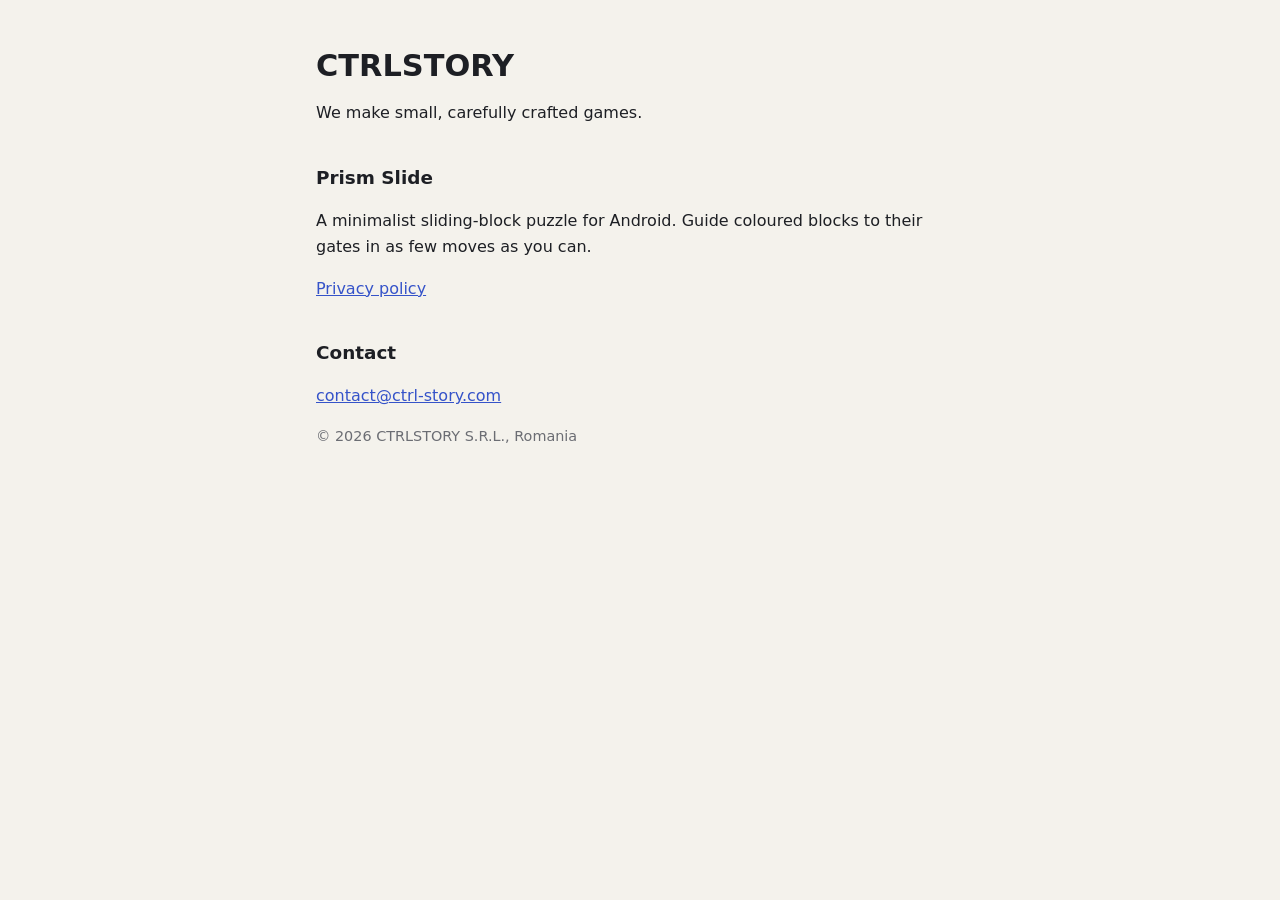
<file: index.html>
<!doctype html>
<html lang="en">
<head>
<meta name="google-site-verification" content="GjPB6xYKwnfyrDhxDrZkOS4tWoEsigwE-cVjcZUR5T4" />
<meta charset="utf-8">
<meta name="viewport" content="width=device-width, initial-scale=1">
<title>CTRLSTORY</title>
<link rel="stylesheet" href="style.css">
</head>
<body>
<main>
<h1>CTRLSTORY</h1>
<p>We make small, carefully crafted games.</p>

<h2>Prism Slide</h2>
<p>A minimalist sliding-block puzzle for Android. Guide coloured blocks to their gates in as few moves as you can.</p>
<p><a href="privacy/">Privacy policy</a></p>

<h2>Contact</h2>
<p><a href="mailto:contact@ctrl-story.com">contact@ctrl-story.com</a></p>

<p class="muted">&copy; 2026 CTRLSTORY S.R.L., Romania</p>
</main>
</body>
</html>
</file>
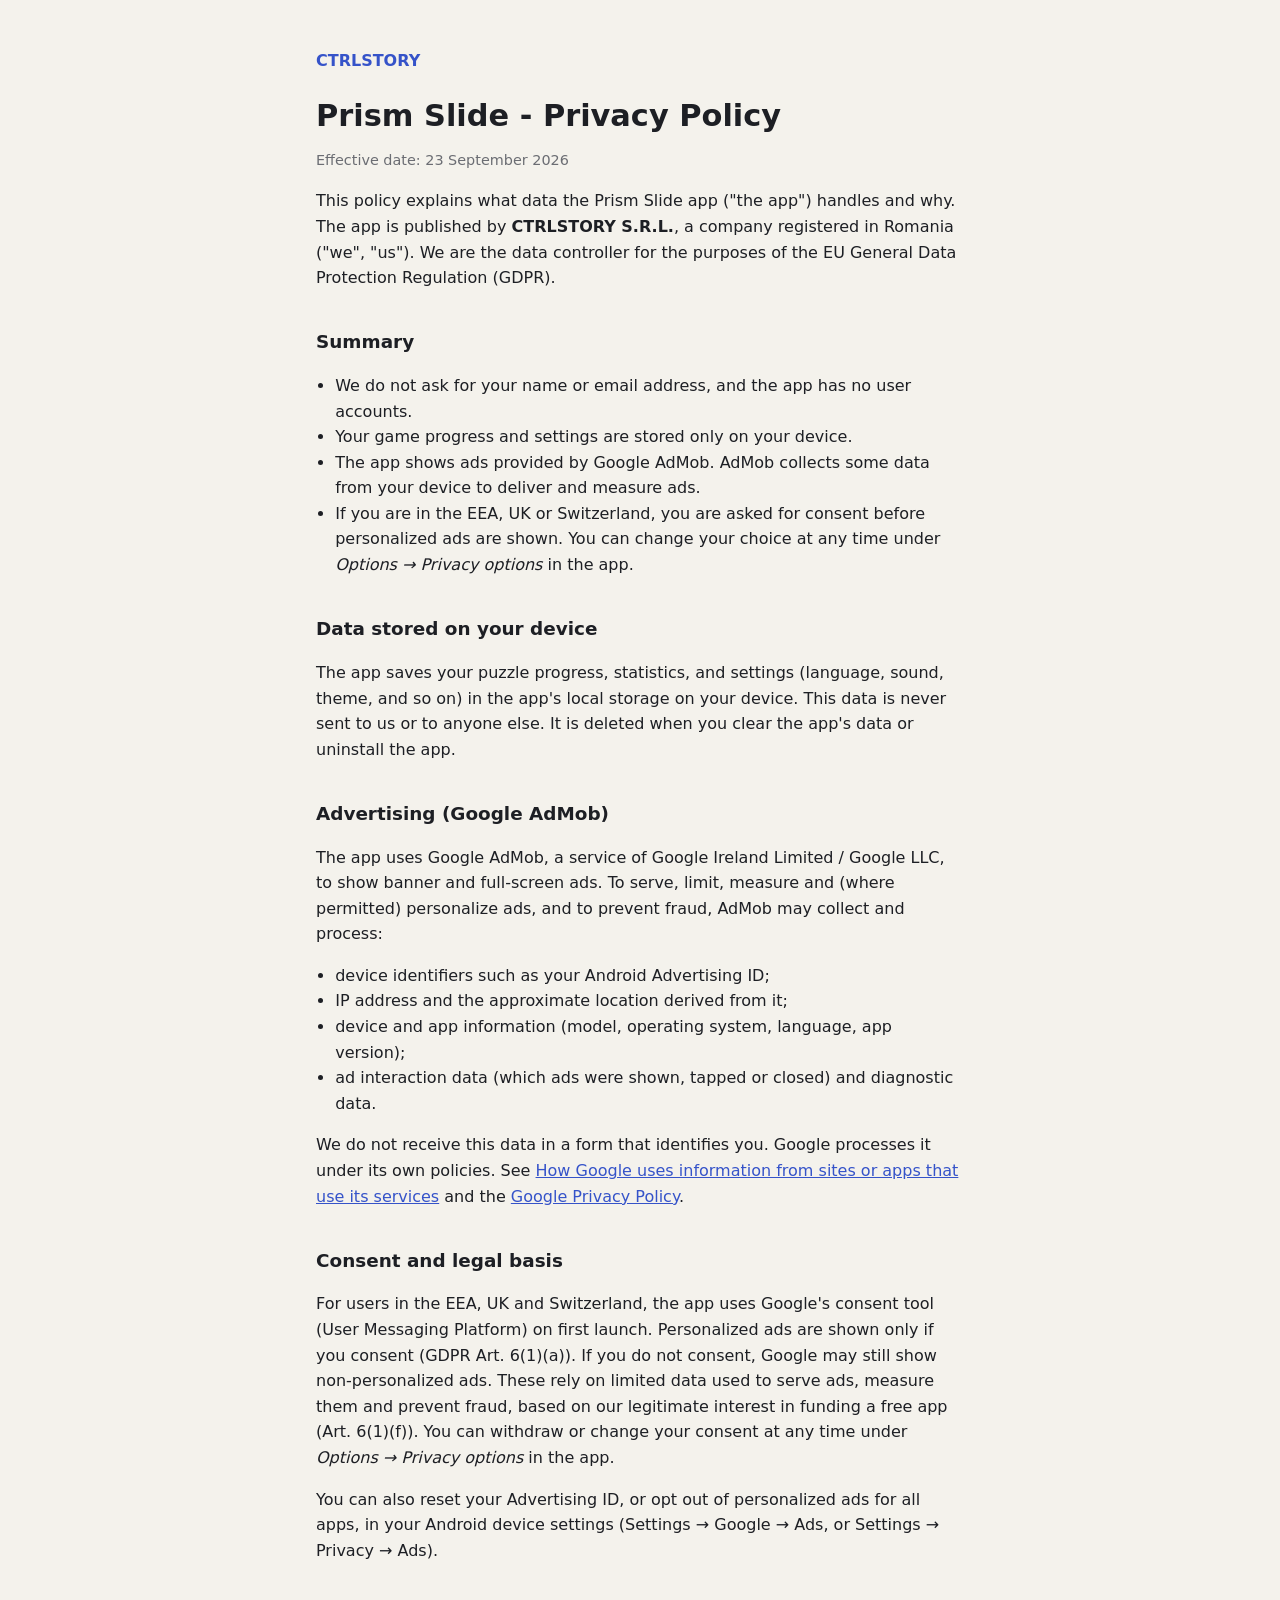
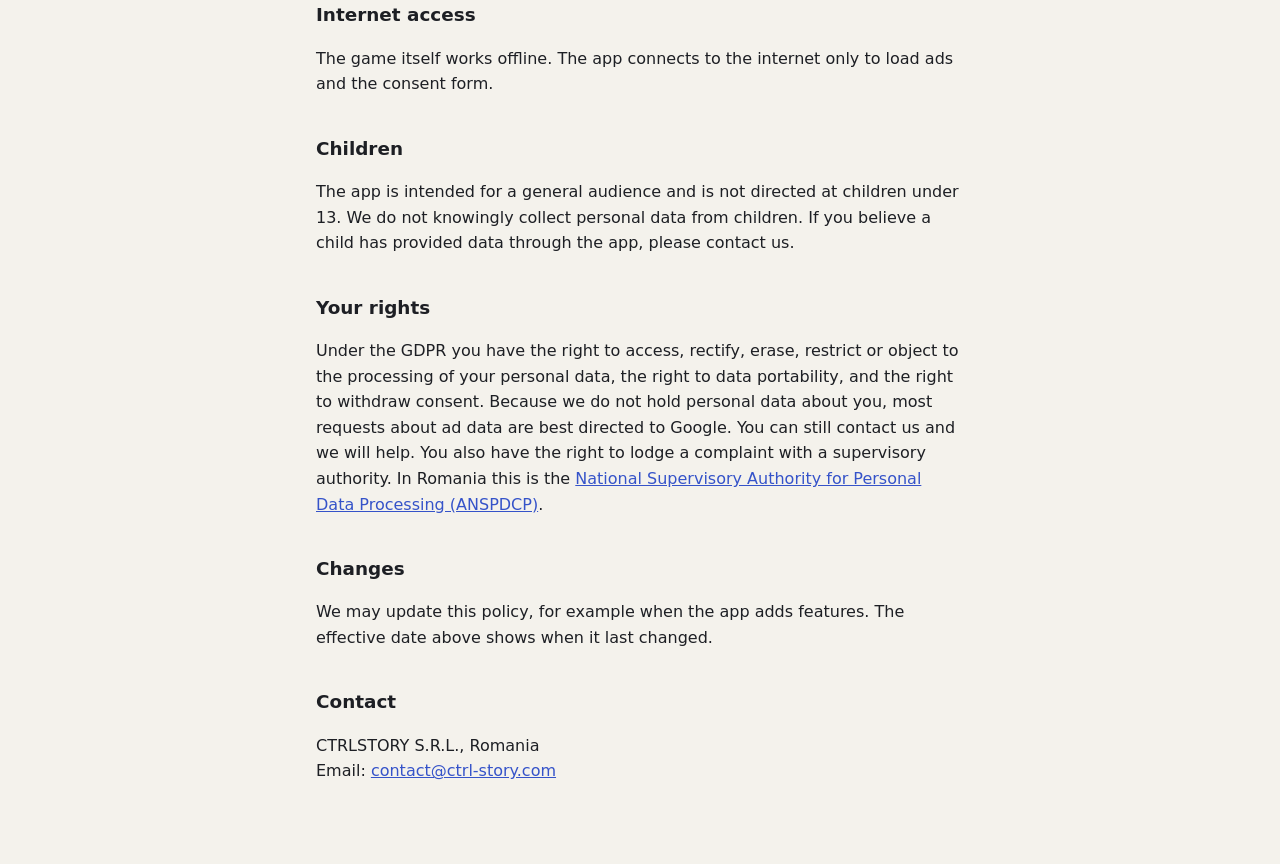
<file: privacy/index.html>
<!doctype html>
<html lang="en">
<head>
<meta charset="utf-8">
<meta name="viewport" content="width=device-width, initial-scale=1">
<title>Prism Slide - Privacy Policy</title>
<link rel="stylesheet" href="../style.css">
</head>
<body>
<main>
<p class="crumb"><a href="../">CTRLSTORY</a></p>
<h1>Prism Slide - Privacy Policy</h1>
<p class="muted">Effective date: 23 September 2026</p>

<p>This policy explains what data the Prism Slide app ("the app") handles and why.
The app is published by <strong>CTRLSTORY S.R.L.</strong>, a company registered in Romania ("we", "us").
We are the data controller for the purposes of the EU General Data Protection Regulation (GDPR).</p>

<h2>Summary</h2>
<ul>
  <li>We do not ask for your name or email address, and the app has no user accounts.</li>
  <li>Your game progress and settings are stored only on your device.</li>
  <li>The app shows ads provided by Google AdMob. AdMob collects some data from your device to deliver and measure ads.</li>
  <li>If you are in the EEA, UK or Switzerland, you are asked for consent before personalized ads are shown. You can change your choice at any time under <em>Options &rarr; Privacy options</em> in the app.</li>
</ul>

<h2>Data stored on your device</h2>
<p>The app saves your puzzle progress, statistics, and settings (language, sound, theme, and so on) in the app's local storage on your device.
This data is never sent to us or to anyone else. It is deleted when you clear the app's data or uninstall the app.</p>

<h2>Advertising (Google AdMob)</h2>
<p>The app uses Google AdMob, a service of Google Ireland Limited / Google LLC, to show banner and full-screen ads.
To serve, limit, measure and (where permitted) personalize ads, and to prevent fraud, AdMob may collect and process:</p>
<ul>
  <li>device identifiers such as your Android Advertising ID;</li>
  <li>IP address and the approximate location derived from it;</li>
  <li>device and app information (model, operating system, language, app version);</li>
  <li>ad interaction data (which ads were shown, tapped or closed) and diagnostic data.</li>
</ul>
<p>We do not receive this data in a form that identifies you. Google processes it under its own policies. See
<a href="https://policies.google.com/technologies/partner-sites">How Google uses information from sites or apps that use its services</a> and the
<a href="https://policies.google.com/privacy">Google Privacy Policy</a>.</p>

<h2>Consent and legal basis</h2>
<p>For users in the EEA, UK and Switzerland, the app uses Google's consent tool (User Messaging Platform) on first launch.
Personalized ads are shown only if you consent (GDPR Art. 6(1)(a)). If you do not consent, Google may still show non-personalized ads.
These rely on limited data used to serve ads, measure them and prevent fraud, based on our legitimate interest in funding a free app (Art. 6(1)(f)).
You can withdraw or change your consent at any time under <em>Options &rarr; Privacy options</em> in the app.</p>
<p>You can also reset your Advertising ID, or opt out of personalized ads for all apps, in your Android device settings (Settings &rarr; Google &rarr; Ads, or Settings &rarr; Privacy &rarr; Ads).</p>

<h2>Internet access</h2>
<p>The game itself works offline. The app connects to the internet only to load ads and the consent form.</p>

<h2>Children</h2>
<p>The app is intended for a general audience and is not directed at children under 13.
We do not knowingly collect personal data from children. If you believe a child has provided data through the app, please contact us.</p>

<h2>Your rights</h2>
<p>Under the GDPR you have the right to access, rectify, erase, restrict or object to the processing of your personal data, the right to data portability, and the right to withdraw consent.
Because we do not hold personal data about you, most requests about ad data are best directed to Google. You can still contact us and we will help.
You also have the right to lodge a complaint with a supervisory authority. In Romania this is the
<a href="https://www.dataprotection.ro/">National Supervisory Authority for Personal Data Processing (ANSPDCP)</a>.</p>

<h2>Changes</h2>
<p>We may update this policy, for example when the app adds features. The effective date above shows when it last changed.</p>

<h2>Contact</h2>
<p>CTRLSTORY S.R.L., Romania<br>
Email: <a href="mailto:contact@ctrl-story.com">contact@ctrl-story.com</a></p>
</main>
</body>
</html>
</file>
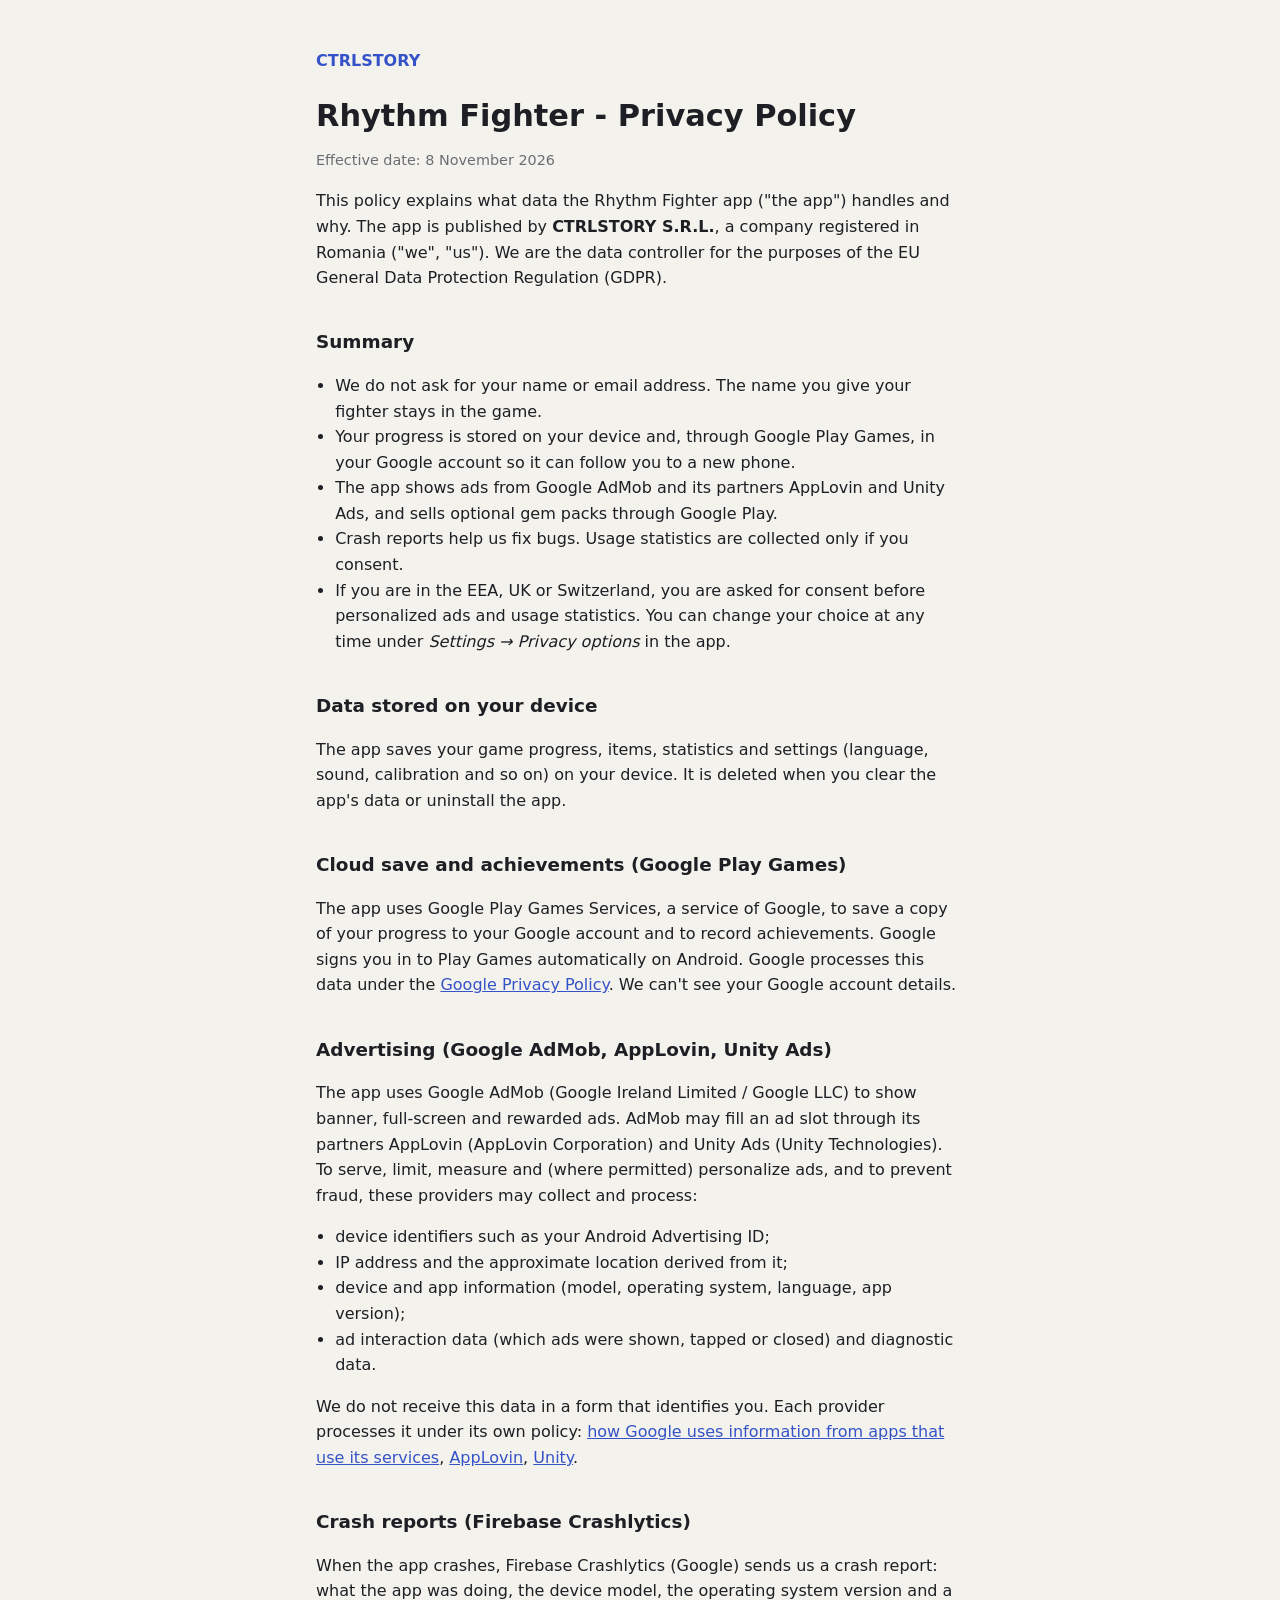
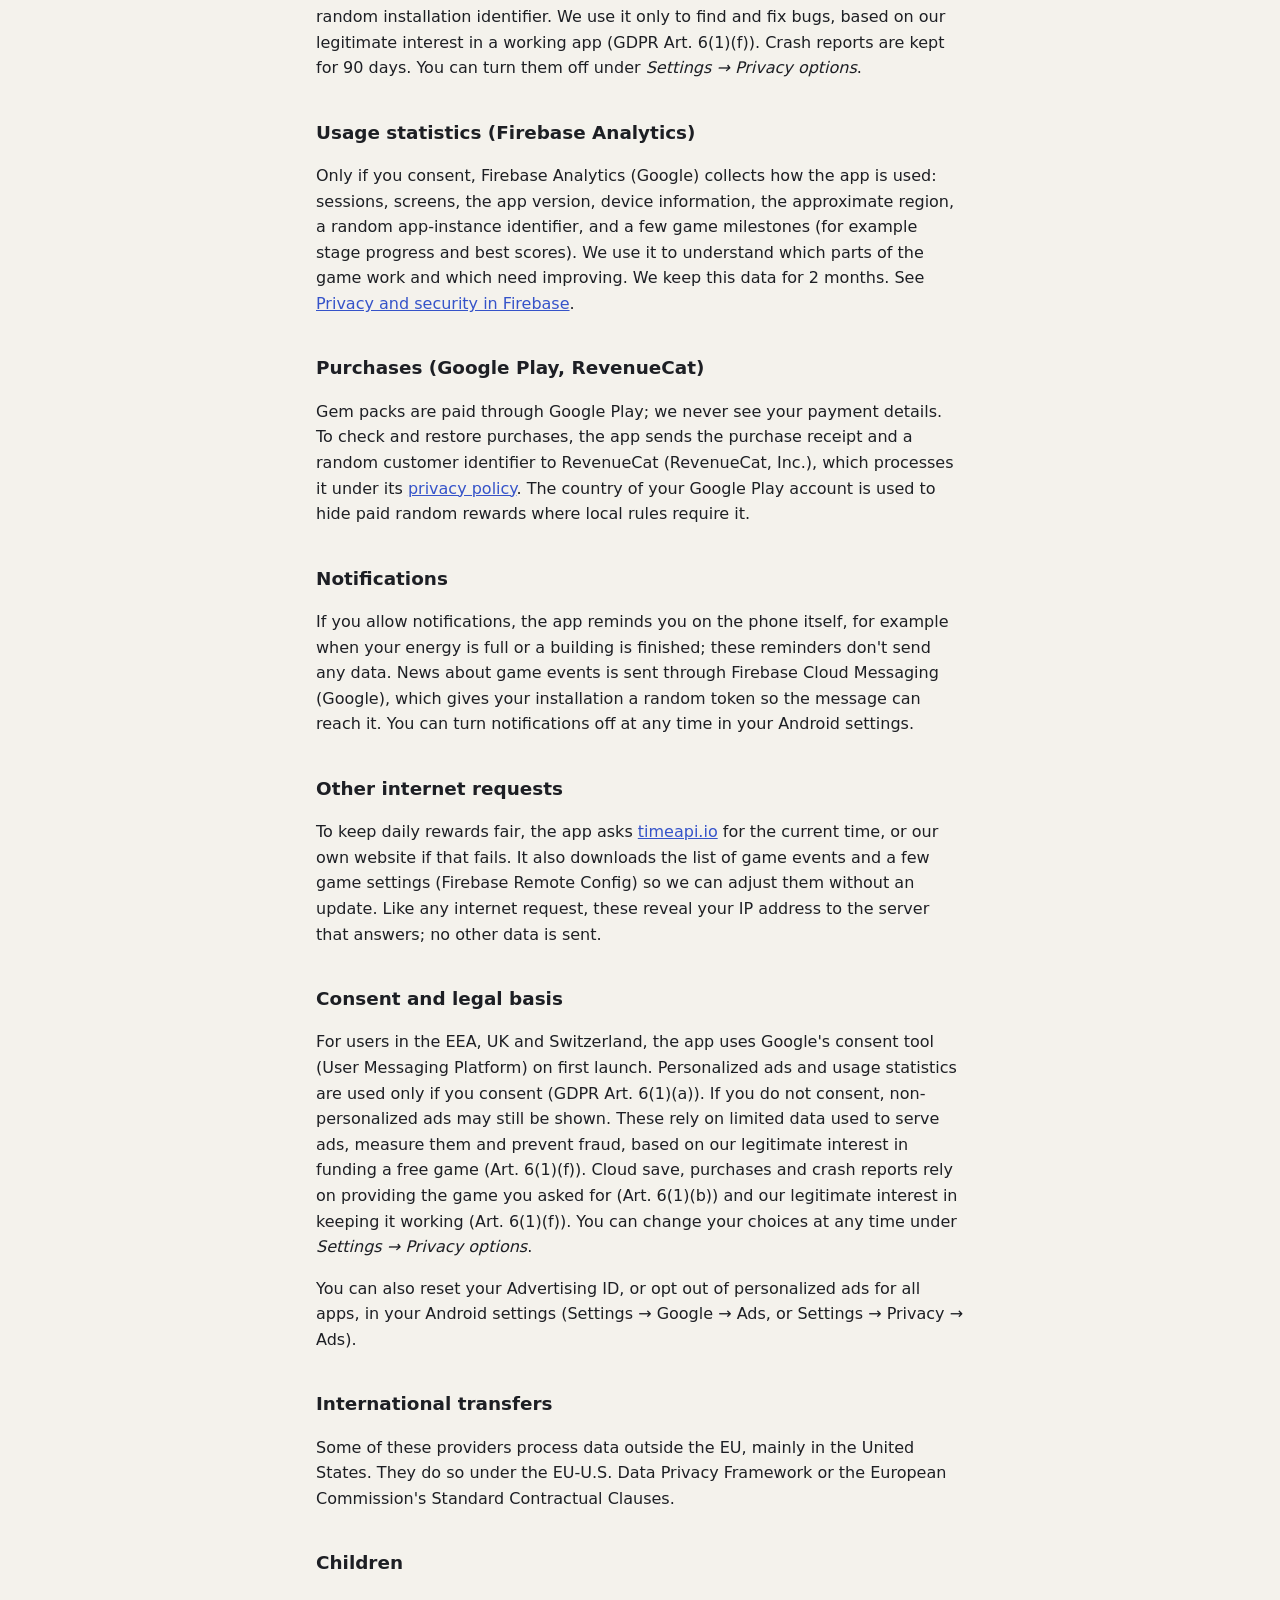
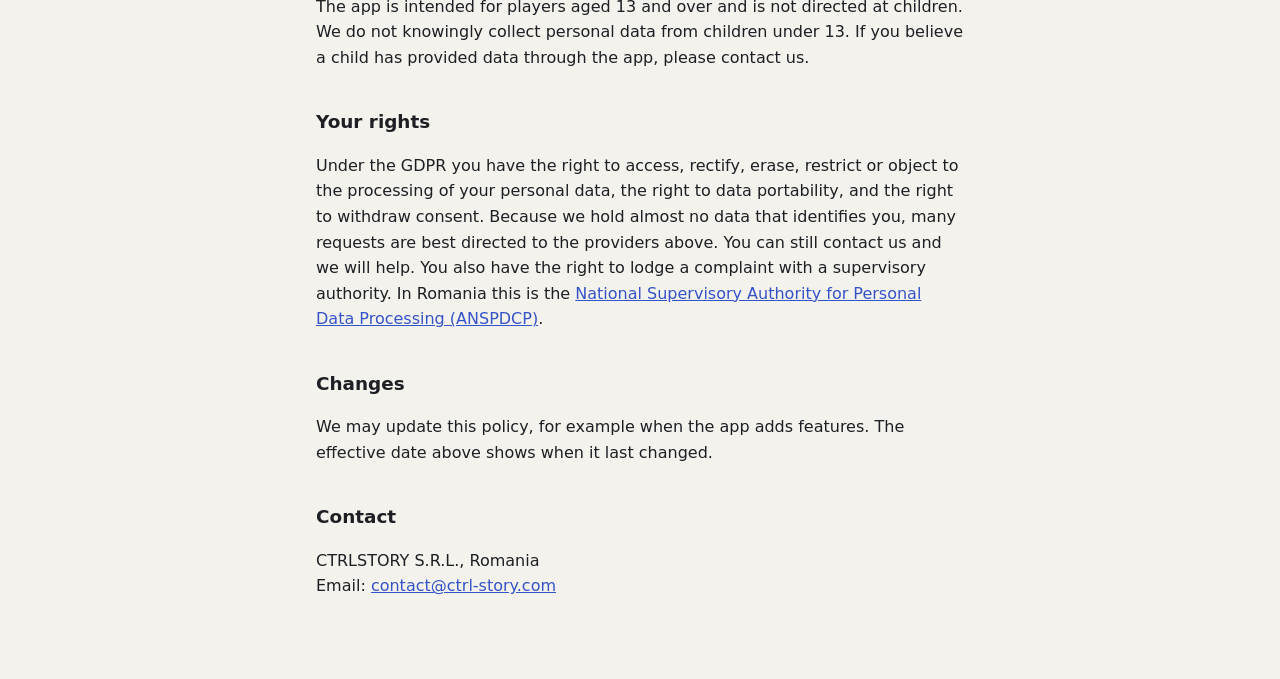
<file: rhythm-fighter/privacy/index.html>
<!doctype html>
<html lang="en">
<head>
<meta charset="utf-8">
<meta name="viewport" content="width=device-width, initial-scale=1">
<title>Rhythm Fighter - Privacy Policy</title>
<link rel="stylesheet" href="../../style.css">
</head>
<body>
<main>
<p class="crumb"><a href="../../">CTRLSTORY</a></p>
<h1>Rhythm Fighter - Privacy Policy</h1>
<p class="muted">Effective date: 8 November 2026</p>

<p>This policy explains what data the Rhythm Fighter app ("the app") handles and why.
The app is published by <strong>CTRLSTORY S.R.L.</strong>, a company registered in Romania ("we", "us").
We are the data controller for the purposes of the EU General Data Protection Regulation (GDPR).</p>

<h2>Summary</h2>
<ul>
  <li>We do not ask for your name or email address. The name you give your fighter stays in the game.</li>
  <li>Your progress is stored on your device and, through Google Play Games, in your Google account so it can follow you to a new phone.</li>
  <li>The app shows ads from Google AdMob and its partners AppLovin and Unity Ads, and sells optional gem packs through Google Play.</li>
  <li>Crash reports help us fix bugs. Usage statistics are collected only if you consent.</li>
  <li>If you are in the EEA, UK or Switzerland, you are asked for consent before personalized ads and usage statistics. You can change your choice at any time under <em>Settings &rarr; Privacy options</em> in the app.</li>
</ul>

<h2>Data stored on your device</h2>
<p>The app saves your game progress, items, statistics and settings (language, sound, calibration and so on) on your device.
It is deleted when you clear the app's data or uninstall the app.</p>

<h2>Cloud save and achievements (Google Play Games)</h2>
<p>The app uses Google Play Games Services, a service of Google, to save a copy of your progress to your Google account and to record achievements.
Google signs you in to Play Games automatically on Android. Google processes this data under the
<a href="https://policies.google.com/privacy">Google Privacy Policy</a>. We can't see your Google account details.</p>

<h2>Advertising (Google AdMob, AppLovin, Unity Ads)</h2>
<p>The app uses Google AdMob (Google Ireland Limited / Google LLC) to show banner, full-screen and rewarded ads.
AdMob may fill an ad slot through its partners AppLovin (AppLovin Corporation) and Unity Ads (Unity Technologies).
To serve, limit, measure and (where permitted) personalize ads, and to prevent fraud, these providers may collect and process:</p>
<ul>
  <li>device identifiers such as your Android Advertising ID;</li>
  <li>IP address and the approximate location derived from it;</li>
  <li>device and app information (model, operating system, language, app version);</li>
  <li>ad interaction data (which ads were shown, tapped or closed) and diagnostic data.</li>
</ul>
<p>We do not receive this data in a form that identifies you. Each provider processes it under its own policy:
<a href="https://policies.google.com/technologies/partner-sites">how Google uses information from apps that use its services</a>,
<a href="https://www.applovin.com/privacy/">AppLovin</a>,
<a href="https://unity.com/legal/game-player-and-app-user-privacy-policy">Unity</a>.</p>

<h2>Crash reports (Firebase Crashlytics)</h2>
<p>When the app crashes, Firebase Crashlytics (Google) sends us a crash report: what the app was doing, the device model, the operating system version
and a random installation identifier. We use it only to find and fix bugs, based on our legitimate interest in a working app (GDPR Art. 6(1)(f)).
Crash reports are kept for 90 days. You can turn them off under <em>Settings &rarr; Privacy options</em>.</p>

<h2>Usage statistics (Firebase Analytics)</h2>
<p>Only if you consent, Firebase Analytics (Google) collects how the app is used: sessions, screens, the app version, device information, the approximate
region, a random app-instance identifier, and a few game milestones (for example stage progress and best scores).
We use it to understand which parts of the game work and which need improving. We keep this data for 2 months. See
<a href="https://firebase.google.com/support/privacy">Privacy and security in Firebase</a>.</p>

<h2>Purchases (Google Play, RevenueCat)</h2>
<p>Gem packs are paid through Google Play; we never see your payment details.
To check and restore purchases, the app sends the purchase receipt and a random customer identifier to RevenueCat (RevenueCat, Inc.), which processes it under its
<a href="https://www.revenuecat.com/privacy">privacy policy</a>. The country of your Google Play account is used to hide paid random rewards where local rules require it.</p>

<h2>Notifications</h2>
<p>If you allow notifications, the app reminds you on the phone itself, for example when your energy is full or a building is finished; these reminders don't send any data.
News about game events is sent through Firebase Cloud Messaging (Google), which gives your installation a random token so the message can reach it.
You can turn notifications off at any time in your Android settings.</p>

<h2>Other internet requests</h2>
<p>To keep daily rewards fair, the app asks <a href="https://timeapi.io/">timeapi.io</a> for the current time, or our own website if that fails.
It also downloads the list of game events and a few game settings (Firebase Remote Config) so we can adjust them without an update.
Like any internet request, these reveal your IP address to the server that answers; no other data is sent.</p>

<h2>Consent and legal basis</h2>
<p>For users in the EEA, UK and Switzerland, the app uses Google's consent tool (User Messaging Platform) on first launch.
Personalized ads and usage statistics are used only if you consent (GDPR Art. 6(1)(a)). If you do not consent, non-personalized ads may still be shown.
These rely on limited data used to serve ads, measure them and prevent fraud, based on our legitimate interest in funding a free game (Art. 6(1)(f)).
Cloud save, purchases and crash reports rely on providing the game you asked for (Art. 6(1)(b)) and our legitimate interest in keeping it working (Art. 6(1)(f)).
You can change your choices at any time under <em>Settings &rarr; Privacy options</em>.</p>
<p>You can also reset your Advertising ID, or opt out of personalized ads for all apps, in your Android settings (Settings &rarr; Google &rarr; Ads, or Settings &rarr; Privacy &rarr; Ads).</p>

<h2>International transfers</h2>
<p>Some of these providers process data outside the EU, mainly in the United States. They do so under the EU-U.S. Data Privacy Framework or the European Commission's Standard Contractual Clauses.</p>

<h2>Children</h2>
<p>The app is intended for players aged 13 and over and is not directed at children.
We do not knowingly collect personal data from children under 13. If you believe a child has provided data through the app, please contact us.</p>

<h2>Your rights</h2>
<p>Under the GDPR you have the right to access, rectify, erase, restrict or object to the processing of your personal data, the right to data portability, and the right to withdraw consent.
Because we hold almost no data that identifies you, many requests are best directed to the providers above. You can still contact us and we will help.
You also have the right to lodge a complaint with a supervisory authority. In Romania this is the
<a href="https://www.dataprotection.ro/">National Supervisory Authority for Personal Data Processing (ANSPDCP)</a>.</p>

<h2>Changes</h2>
<p>We may update this policy, for example when the app adds features. The effective date above shows when it last changed.</p>

<h2>Contact</h2>
<p>CTRLSTORY S.R.L., Romania<br>
Email: <a href="mailto:contact@ctrl-story.com">contact@ctrl-story.com</a></p>
</main>
</body>
</html>
</file>
<file: style.css>
:root {
  --bg: #f4f2ec;
  --ink: #1d1f24;
  --muted: #6b6d73;
  --link: #3553c9;
}
@media (prefers-color-scheme: dark) {
  :root { --bg: #16181d; --ink: #e9e7e1; --muted: #9a9ca3; --link: #8fa6ff; }
}
* { box-sizing: border-box; }
body {
  margin: 0;
  background: var(--bg);
  color: var(--ink);
  font: 16px/1.6 system-ui, -apple-system, "Segoe UI", Roboto, sans-serif;
}
main { max-width: 680px; margin: 0 auto; padding: 48px 16px 64px; }
h1 { font-size: 1.9rem; line-height: 1.2; margin: 0 0 0.5em; }
h2 { font-size: 1.15rem; margin: 2em 0 0.4em; }
a { color: var(--link); }
ul { padding-left: 1.2em; }
.muted { color: var(--muted); font-size: 0.9rem; }
.crumb { margin: 0 0 1.5em; font-weight: 600; }
.crumb a { text-decoration: none; }
</file>
